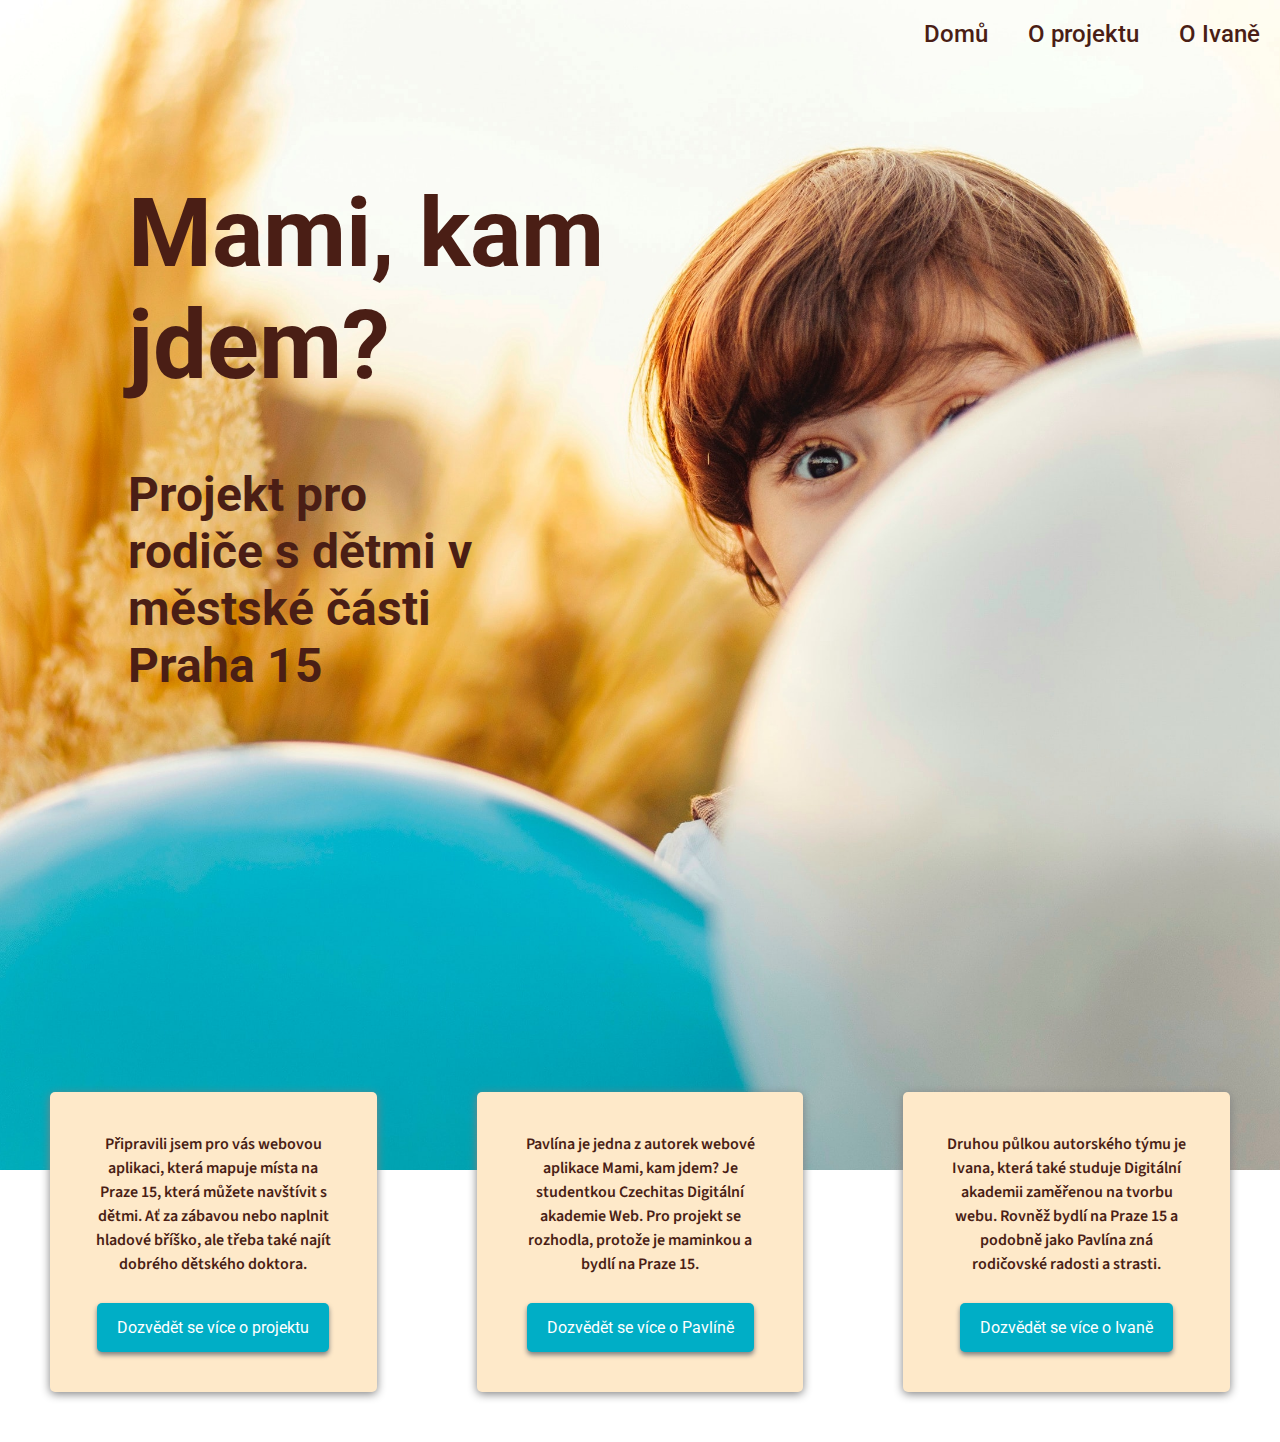
<file: index.html>
<!DOCTYPE html>
<html lang="cs">
  <head>
    <meta charset="UTF-8" />
    <meta name="viewport" content="width=device-width, initial-scale=1.0" />
    <title>O projektu</title>
    <link rel="stylesheet" href="styles.css" />
    <link
      href="https://fonts.googleapis.com/css2?family=Source+Sans+Pro:wght@400;600;700&display=swap"
      rel="stylesheet"
    />
    <link
      href="https://fonts.googleapis.com/css2?family=Roboto:wght@400;500;700&family=Source+Sans+Pro:wght@400;600;700&display=swap"
      rel="stylesheet"
    />
  </head>
  <body>
    <div id="app">
 <!--  <header class="header">
      <nav class="nav">
        <ul class="nav__list">
          <li class="nav__item">
            <a class="nav__link" href="o-projektu.html">O projektu</a>
          </li>
          <li class="nav__item">
            <a class="nav__link" href="o-pavline.html">O Pavlíně</a>
          </li>
          <li class="nav__item">
            <a class="nav__link" href="o-ivane.html">O Ivaně</a>
          </li>
        </ul>
      </nav>
      <h1 class="main-heading">Mami, kam jdem?</h1>
      <h2 class="sub-heading name__homepage">
        Projekt pro rodiče s dětmi v městské části Praha 15
      </h2>
    </header> -->
   <!-- <div class="homepage__container">
      <section class="tab">
        <p class="tab__content">
          Připravili jsem pro vás webovou aplikaci, která mapuje místa na Praze
          15, která můžete navštívit s dětmi. Ať za zábavou nebo naplnit hladové
          bříško, ale třeba také najít dobrého dětského doktora.
        </p>
        <a href="o-projektu.html">
          <button class="tab__button">Dozvědět se více o projektu</button>
        </a>
      </section>
      <section class="tab">
        <p class="tab__content">
          Pavlína je jedna z autorek webové aplikace Mami, kam jdem? Je
          studentkou Czechitas Digitální akademie Web. Pro projekt se rozhodla, protože je maminkou a bydlí na Praze 15.
        </p>
        <a href="o-pavline.html">
          <button class="tab__button">Dozvědět se více o Pavlíně</button>
        </a>
      </section>
      <section class="tab">
        <p class="tab__content">
          Druhou půlkou autorského týmu je Ivana, která také studuje Digitální
          akademii zaměřenou na tvorbu webu. Rovněž bydlí na Praze 15 a podobně jako Pavlína zná rodičovské radosti a strasti.
        </p>
        <a href="o-ivane.html">
          <button class="tab__button">Dozvědět se více o Ivaně</button>
        </a>
      </section>
    </div> -->
  </div>
    <script src="index.js"></script>
  </body>
</html>
</file>
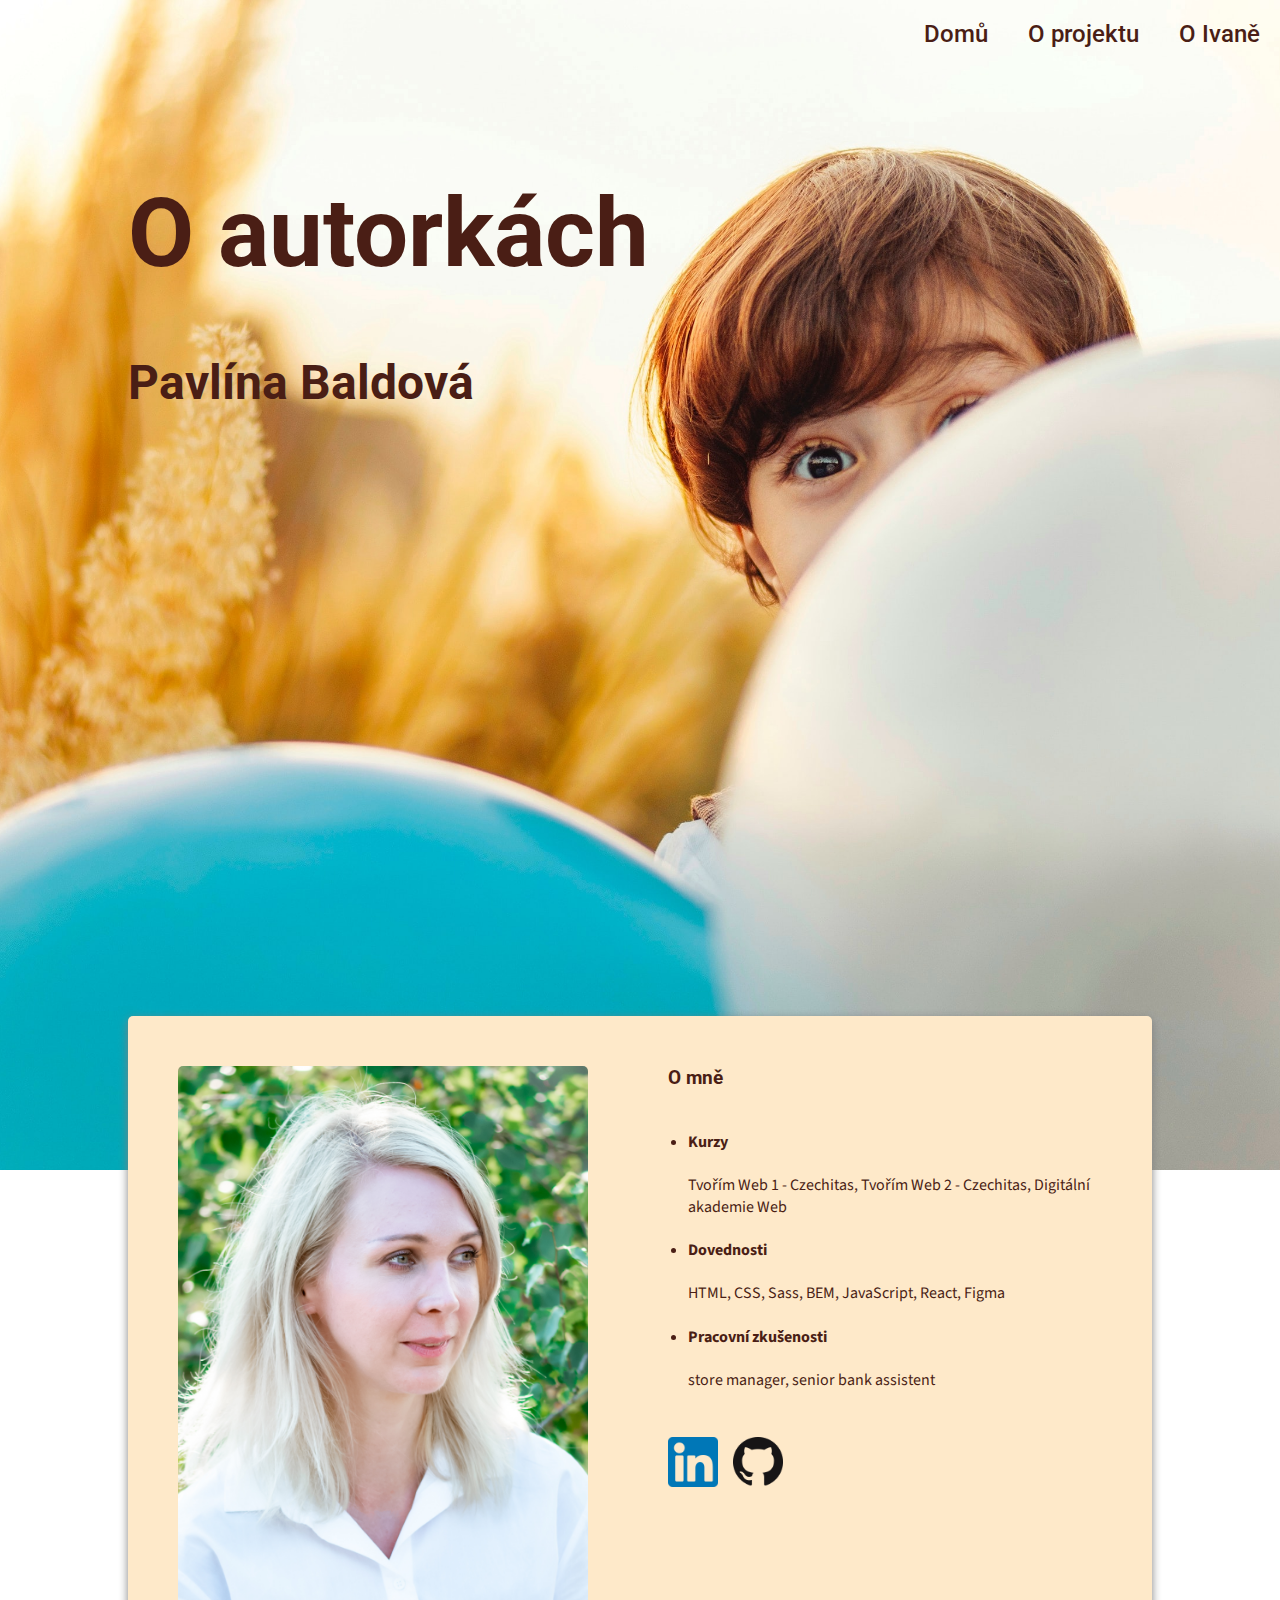
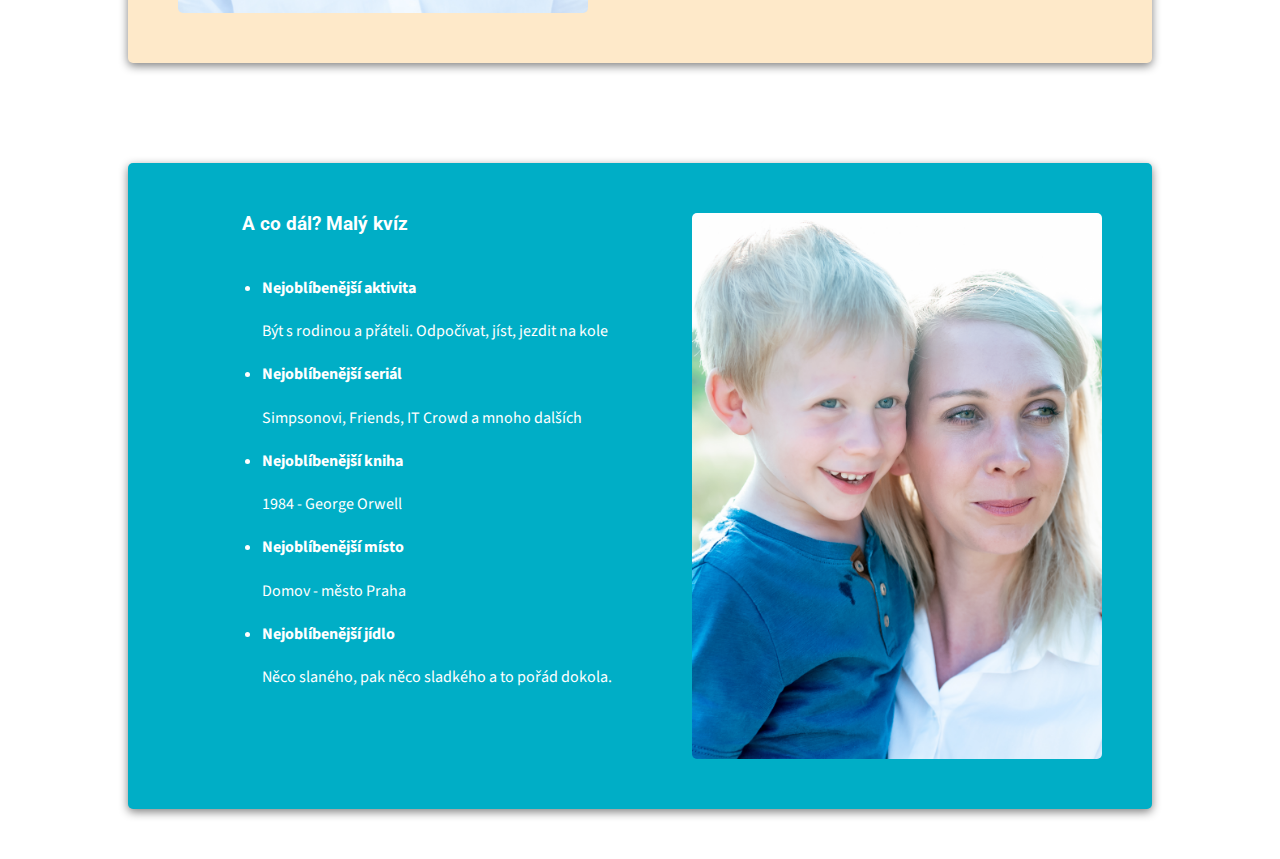
<file: o-pavline.html>
<!DOCTYPE html>
<html lang="cs">
  <head>
    <meta charset="UTF-8" />
    <meta name="viewport" content="width=device-width, initial-scale=1.0" />
    <title>O Pavlíně</title>
    <link rel="stylesheet" href="styles.css" />
    <link
      href="https://fonts.googleapis.com/css2?family=Source+Sans+Pro:wght@400;600;700&display=swap"
      rel="stylesheet"
    />
    <link
      href="https://fonts.googleapis.com/css2?family=Roboto:wght@400;500;700&family=Source+Sans+Pro:wght@400;600;700&display=swap"
      rel="stylesheet"
    />
  </head>
  <body>
    <div id="app">
    </div>
    <script src="o-pavline.js"></script>
  </body>
</html>
</file>
<file: styles.css>
/*modrá - #00AEC6
  béžová - #FEE9C9
  písmo - hnědá - #4A1E15*/

* {
  box-sizing: border-box;
}

body {
  margin: 0;
  padding: 0;
}

.header {
  background-color: #fee9c9; /* back-up, kdyby obrázek selhal */
  background-image: url(img/img_main.jpg);
  background-position: top center;
  background-repeat: no-repeat;
  background-size: cover;
  height: 130vh;
  font-family: 'Roboto', sans-serif;
  color: #4a1e15;
}

/* ---------- STYLY PRO NAVBAR ---------- */

.nav__list {
  margin: 0;
  display: flex;
  justify-content: flex-end;
  list-style-type: none;
}

.nav__link {
  text-decoration: none;
  display: inline-block;
  padding: 20px;
  font-weight: 500;
  color: #4a1e15;
}

.nav__link:hover,
.nav__link:focus {
  color: #00aec6;
}

@media only screen and (min-width: 700px) {
  .nav__link {
    font-size: 1.5em;
  }
}

/* ---------- STYLY PRO NADPISY V HEADER ---------- */

.main-heading {
  font-size: 2em;
  width: 50%;
  transform: translate(10vw, 5vh);
}

.sub-heading {
  width: 30%;
  transform: translate(10vw, 5vh);
}

@media only screen and (min-width: 700px) {
  .main-heading {
    font-size: 4em;
  }
  .sub-heading {
    font-size: 2em;
  }
}

@media only screen and (min-width: 1050px) {
  .main-heading {
    font-size: 6em;
  }
  .sub-heading {
    font-size: 3em;
  }
}


/* ---------- STYLY PRO HOMEPAGE ---------- */

.homepage__container {
  margin-top: -20%;
}

.tab {
  text-align: center;
  background-color: #fee9c9;
  padding: 40px;
  margin: 50px;
  border-radius: 5px;
  box-shadow: 0 2px 10px gray;
}

.tab__button {
  background-color: #00aec6;
  color: white;
  padding: 15px 20px;
  font-size: 1.2em;
  border-radius: 5px;
  font-family: 'Roboto', sans-serif;
  border: none;
  box-shadow: 0 3px 5px gray;
}

.tab__content {
  color: #4a1e15;
  font-size: 1.2em;
  font-family: 'Source Sans Pro', sans-serif;
  padding-bottom: 20px;
  line-height: 1.5;
  font-weight: 600;
  margin: 0;
}

.tab__button:hover,
.tab__button:focus {
  background-color: #8ac6d2;
}

@media only screen and (min-width: 1000px) {
  .homepage__container {
    display: flex;
    flex-direction: column;
    justify-content: center;
    align-items: center;
  }
  .tab {
    width: 80%;
  }
}

@media only screen and (min-width: 1245px) {
  .homepage__container {
    margin-top: -10%;
    flex-direction: row;
    justify-content: space-around;
  }
  
  .tab {
    background-color: #fee9c9;
    height: 300px;
    width: 50%;
    display: flex;
    flex-direction: column;
    justify-content: space-between;
    align-items: center;
  }

  .tab__content,
  .tab__button {
    font-size: 1em;
  }
}

@media only screen and (min-width: 1600px) {
  .tab {
    height: 400px;
  }

  .tab__content,
  .tab__button {
    font-size: 1.5em;
  }
}


/* ---------- STYLY PRO SEKCE ---------- */

.about {
  font-family: 'Source Sans Pro', sans-serif;
  border-radius: 5px;
  box-shadow: 0 3px 10px grey;
  margin: 20px auto 0 auto;
  width: 80%;
  display: flex;
  flex-direction: column;
 /* transform: translate(0, -40%);*/
}

.about--upper {
  background-color: #fee9c9;
  color: #4a1e15;
  margin-bottom: 100px;
  margin-top: -12%;
}

.about--lower {
  background-color: #00aec6;
  color: white;
  margin-bottom: 50px;
}

.photo {
  margin: 10% auto 0 auto;
  width: 80%;
  border-radius: 5px;
  object-fit: contain;
}

.about__text {
  padding: 3%;
  font-size: 1em;
}

.about__list {
  padding-left: 20px;
}

.about__list-heading {
  font-weight: 700;
}

.logo__container {
  display: flex;
  justify-content: start;
  padding-top: 30px;
}

.logo {
  /* width: 15%;
  height: 15%; */
  width: 50px;
  margin-right: 15px;
}

.text__heading {
  padding-bottom: 20px;
  font-family: 'Roboto', sans-serif;
  font-size: 1.2em;
  text-align: center;
}

@media only screen and (min-width: 1000px) {
  .about {
    flex-direction: row;
  }
  .photo {
    width: 40%;
    margin: 50px;
  }
  .about--lower {
    flex-direction: row-reverse;
  }
  .text__heading {
    text-align: left;
  }
}

@media only screen and (min-width: 1400px) {
  .about__list-item {
    font-size: 1.2em;
  }
  .text__heading {
    font-size: 1.3em;
  }
  .about__text {
    font-size: 1.3em;
  }
}

@media only screen and (min-width: 1600px) {
  .about__list-item {
    font-size: 1.3em;
  }
  .text__heading {
    font-size: 1.7em;
  }
}
</file>
